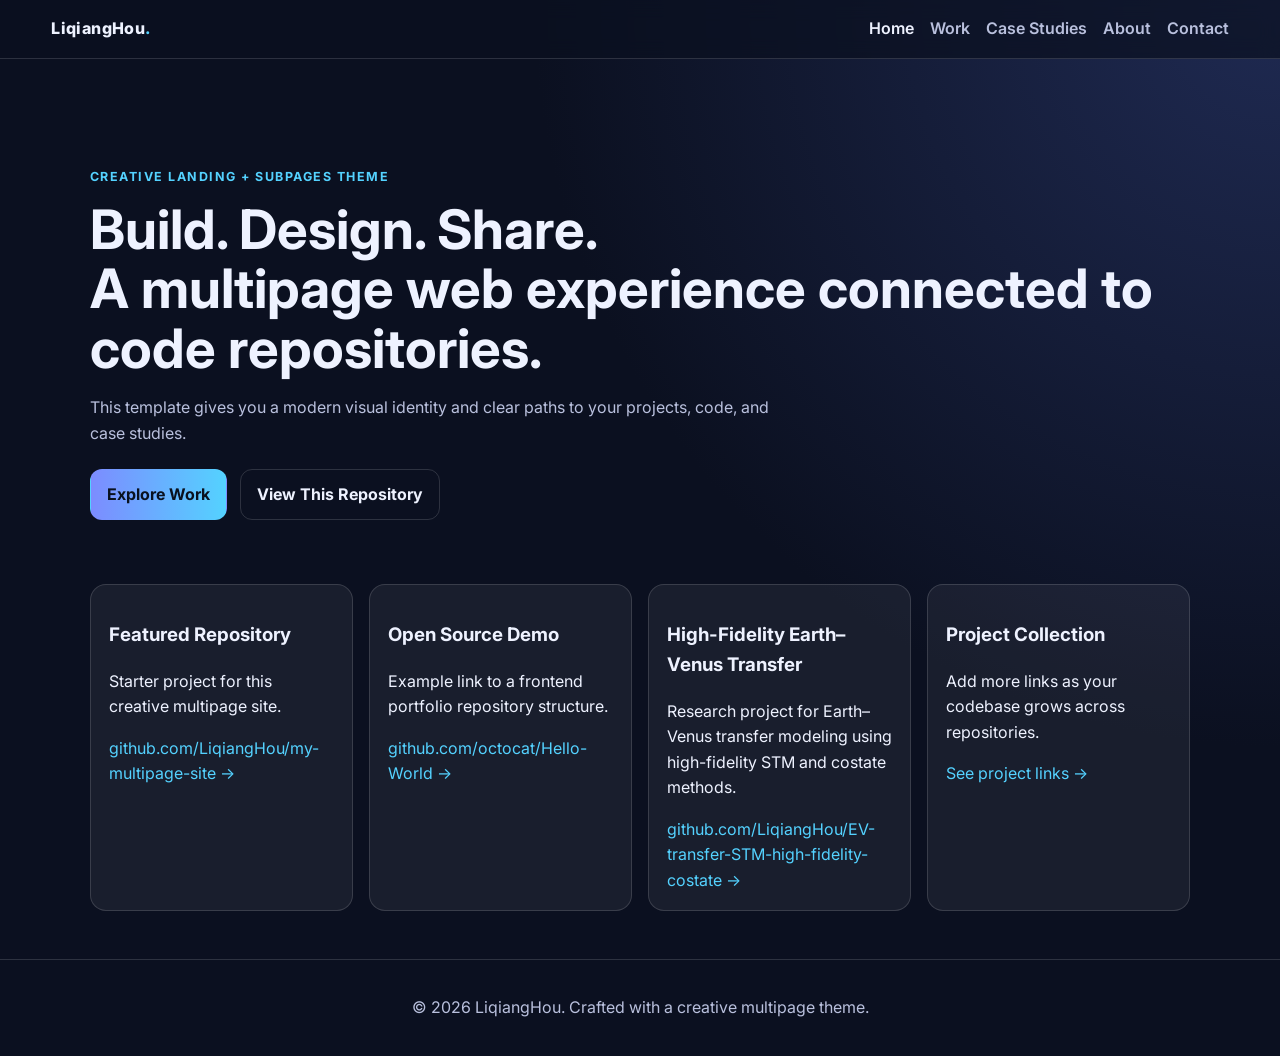
<file: index.html>
<!DOCTYPE html>
<html lang="en">
<head>
  <meta charset="UTF-8" />
  <meta name="viewport" content="width=device-width, initial-scale=1.0" />
  <title>Creative Landing | My Multipage Site</title>
  <meta name="description" content="A creative multipage website with project showcases and repository links." />
  <link rel="preconnect" href="https://fonts.googleapis.com">
  <link rel="preconnect" href="https://fonts.gstatic.com" crossorigin>
  <link href="https://fonts.googleapis.com/css2?family=Inter:wght@400;600;700;800&display=swap" rel="stylesheet">
  <link rel="stylesheet" href="assets/css/style.css" />
</head>
<body>
  <header class="site-header">
    <a class="brand" href="index.html">LiqiangHou<span>.</span></a>
    <button class="menu-toggle" aria-label="Toggle menu" id="menuToggle">☰</button>
    <nav id="mainNav" class="nav">
      <a href="index.html" class="active">Home</a>
      <a href="work.html">Work</a>
      <a href="case-studies.html">Case Studies</a>
      <a href="about.html">About</a>
      <a href="contact.html">Contact</a>
    </nav>
  </header>

  <main>
    <section class="hero container">
      <p class="eyebrow">Creative Landing + Subpages Theme</p>
      <h1>Build. Design. Share.<br/>A multipage web experience connected to code repositories.</h1>
      <p class="hero-text">This template gives you a modern visual identity and clear paths to your projects, code, and case studies.</p>
      <div class="hero-actions">
        <a class="btn btn-primary" href="work.html">Explore Work</a>
        <a class="btn btn-outline" href="https://github.com/LiqiangHou/my-multipage-site" target="_blank" rel="noopener">View This Repository</a>
      </div>
    </section>

    <section class="container highlights">
      <article class="card">
        <h3>Featured Repository</h3>
        <p>Starter project for this creative multipage site.</p>
        <a href="https://github.com/LiqiangHou/my-multipage-site" target="_blank" rel="noopener">github.com/LiqiangHou/my-multipage-site →</a>
      </article>
      <article class="card">
        <h3>Open Source Demo</h3>
        <p>Example link to a frontend portfolio repository structure.</p>
        <a href="https://github.com/octocat/Hello-World" target="_blank" rel="noopener">github.com/octocat/Hello-World →</a>
      </article>
      <article class="card">
        <h3>High-Fidelity Earth–Venus Transfer</h3>
        <p>Research project for Earth–Venus transfer modeling using high-fidelity STM and costate methods.</p>
        <a href="https://github.com/LiqiangHou/EV-transfer-STM-high-fidelity-costate" target="_blank" rel="noopener">github.com/LiqiangHou/EV-transfer-STM-high-fidelity-costate →</a>
      </article>
      <article class="card">
        <h3>Project Collection</h3>
        <p>Add more links as your codebase grows across repositories.</p>
        <a href="work.html">See project links →</a>
      </article>
    </section>
  </main>

  <footer class="site-footer">
    <p>© 2026 LiqiangHou. Crafted with a creative multipage theme.</p>
  </footer>

  <script src="assets/js/main.js"></script>
</body>
</html>
</file>
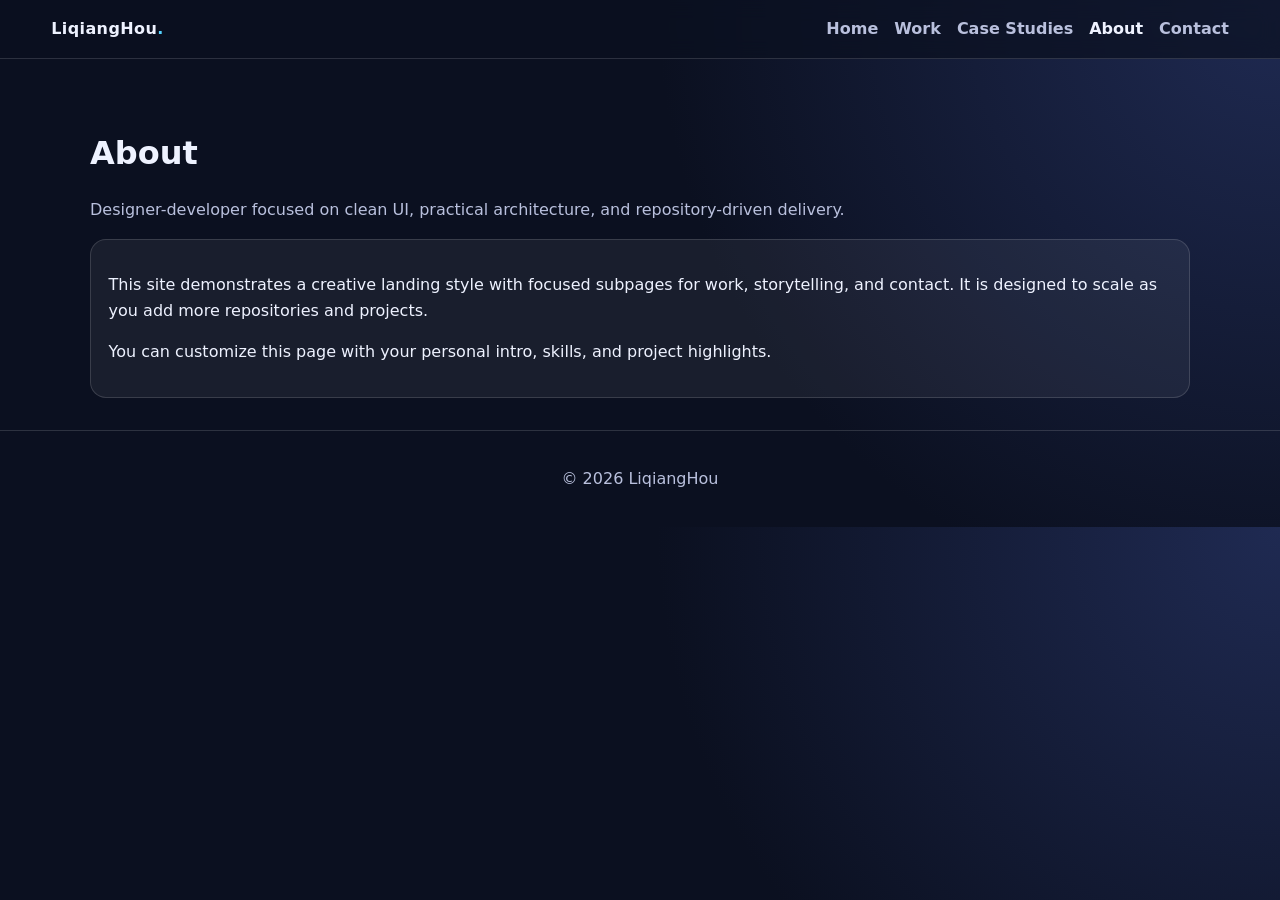
<file: about.html>
<!DOCTYPE html>
<html lang="en">
<head>
  <meta charset="UTF-8" />
  <meta name="viewport" content="width=device-width, initial-scale=1.0" />
  <title>About | My Multipage Site</title>
  <link rel="stylesheet" href="assets/css/style.css" />
</head>
<body>
  <header class="site-header">
    <a class="brand" href="index.html">LiqiangHou<span>.</span></a>
    <button class="menu-toggle" aria-label="Toggle menu" id="menuToggle">☰</button>
    <nav id="mainNav" class="nav">
      <a href="index.html">Home</a>
      <a href="work.html">Work</a>
      <a href="case-studies.html">Case Studies</a>
      <a href="about.html" class="active">About</a>
      <a href="contact.html">Contact</a>
    </nav>
  </header>

  <main class="container page-section">
    <h1>About</h1>
    <p class="subtitle">Designer-developer focused on clean UI, practical architecture, and repository-driven delivery.</p>

    <div class="card">
      <p>This site demonstrates a creative landing style with focused subpages for work, storytelling, and contact. It is designed to scale as you add more repositories and projects.</p>
      <p>You can customize this page with your personal intro, skills, and project highlights.</p>
    </div>
  </main>

  <footer class="site-footer">
    <p>© 2026 LiqiangHou</p>
  </footer>

  <script src="assets/js/main.js"></script>
</body>
</html>
</file>
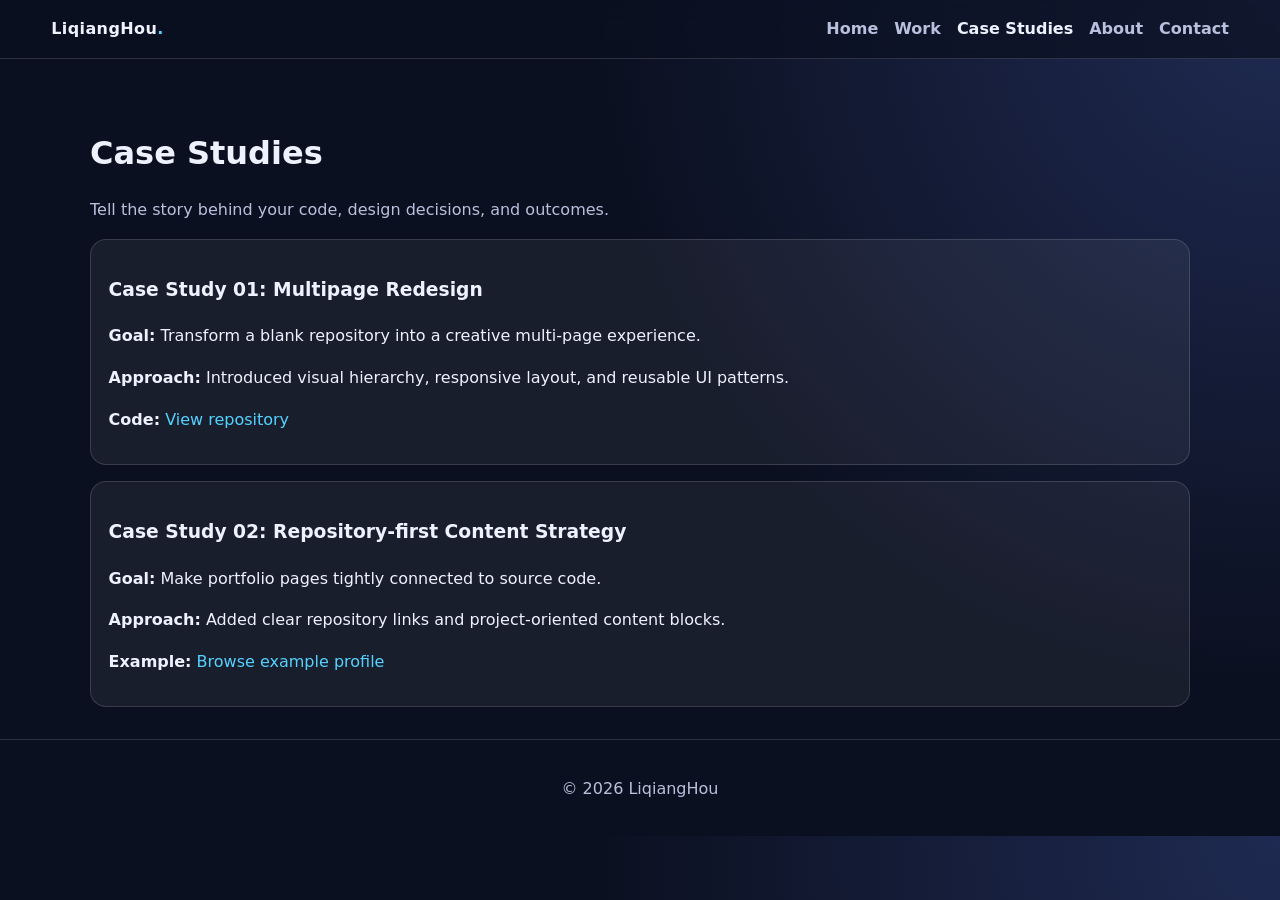
<file: case-studies.html>
<!DOCTYPE html>
<html lang="en">
<head>
  <meta charset="UTF-8" />
  <meta name="viewport" content="width=device-width, initial-scale=1.0" />
  <title>Case Studies | My Multipage Site</title>
  <link rel="stylesheet" href="assets/css/style.css" />
</head>
<body>
  <header class="site-header">
    <a class="brand" href="index.html">LiqiangHou<span>.</span></a>
    <button class="menu-toggle" aria-label="Toggle menu" id="menuToggle">☰</button>
    <nav id="mainNav" class="nav">
      <a href="index.html">Home</a>
      <a href="work.html">Work</a>
      <a href="case-studies.html" class="active">Case Studies</a>
      <a href="about.html">About</a>
      <a href="contact.html">Contact</a>
    </nav>
  </header>

  <main class="container page-section">
    <h1>Case Studies</h1>
    <p class="subtitle">Tell the story behind your code, design decisions, and outcomes.</p>

    <section class="stack">
      <article class="card">
        <h3>Case Study 01: Multipage Redesign</h3>
        <p><strong>Goal:</strong> Transform a blank repository into a creative multi-page experience.</p>
        <p><strong>Approach:</strong> Introduced visual hierarchy, responsive layout, and reusable UI patterns.</p>
        <p><strong>Code:</strong> <a href="https://github.com/LiqiangHou/my-multipage-site" target="_blank" rel="noopener">View repository</a></p>
      </article>

      <article class="card">
        <h3>Case Study 02: Repository-first Content Strategy</h3>
        <p><strong>Goal:</strong> Make portfolio pages tightly connected to source code.</p>
        <p><strong>Approach:</strong> Added clear repository links and project-oriented content blocks.</p>
        <p><strong>Example:</strong> <a href="https://github.com/octocat" target="_blank" rel="noopener">Browse example profile</a></p>
      </article>
    </section>
  </main>

  <footer class="site-footer">
    <p>© 2026 LiqiangHou</p>
  </footer>

  <script src="assets/js/main.js"></script>
</body>
</html>
</file>
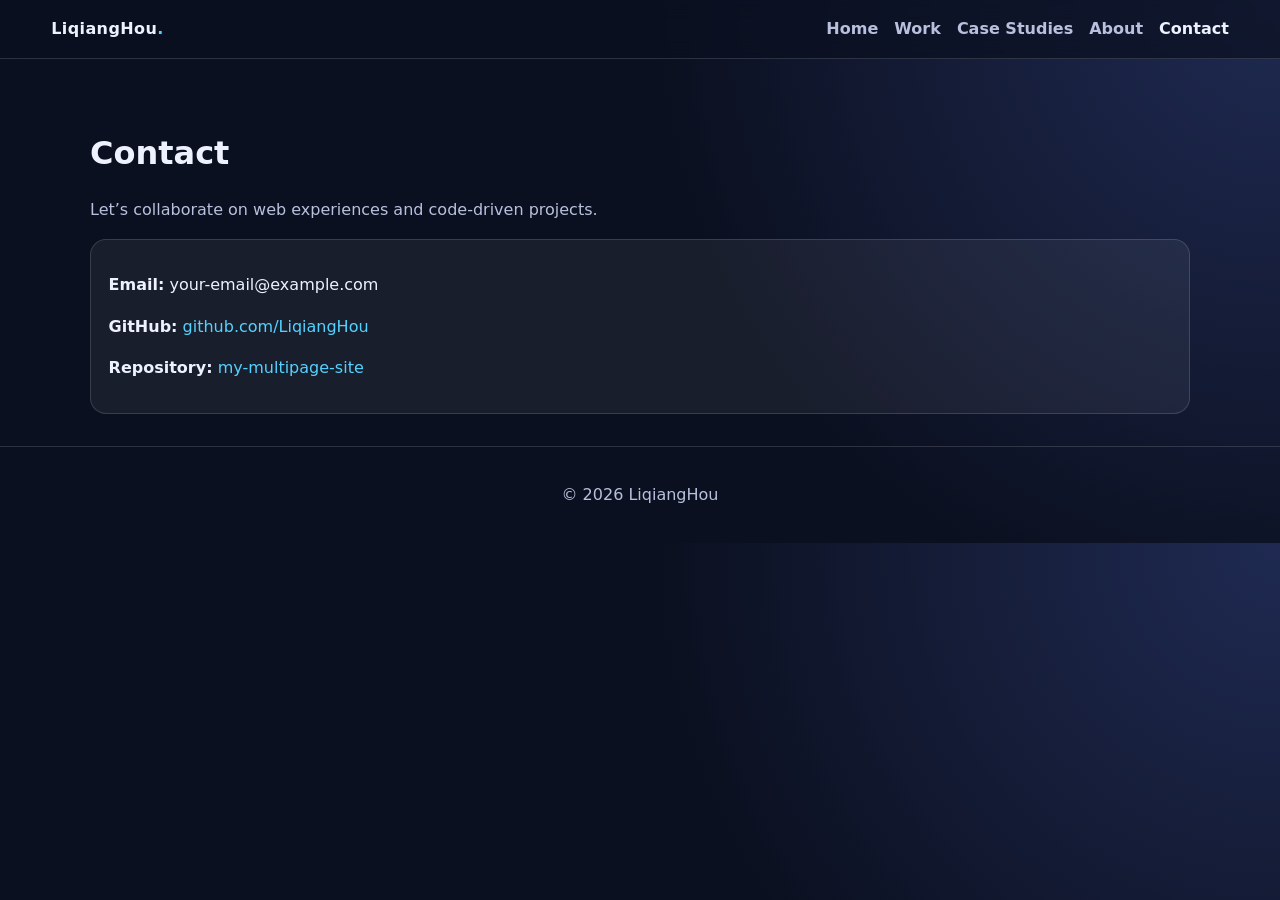
<file: contact.html>
<!DOCTYPE html>
<html lang="en">
<head>
  <meta charset="UTF-8" />
  <meta name="viewport" content="width=device-width, initial-scale=1.0" />
  <title>Contact | My Multipage Site</title>
  <link rel="stylesheet" href="assets/css/style.css" />
</head>
<body>
  <header class="site-header">
    <a class="brand" href="index.html">LiqiangHou<span>.</span></a>
    <button class="menu-toggle" aria-label="Toggle menu" id="menuToggle">☰</button>
    <nav id="mainNav" class="nav">
      <a href="index.html">Home</a>
      <a href="work.html">Work</a>
      <a href="case-studies.html">Case Studies</a>
      <a href="about.html">About</a>
      <a href="contact.html" class="active">Contact</a>
    </nav>
  </header>

  <main class="container page-section">
    <h1>Contact</h1>
    <p class="subtitle">Let’s collaborate on web experiences and code-driven projects.</p>

    <div class="card">
      <p><strong>Email:</strong> your-email@example.com</p>
      <p><strong>GitHub:</strong> <a href="https://github.com/LiqiangHou" target="_blank" rel="noopener">github.com/LiqiangHou</a></p>
      <p><strong>Repository:</strong> <a href="https://github.com/LiqiangHou/my-multipage-site" target="_blank" rel="noopener">my-multipage-site</a></p>
    </div>
  </main>

  <footer class="site-footer">
    <p>© 2026 LiqiangHou</p>
  </footer>

  <script src="assets/js/main.js"></script>
</body>
</html>
</file>
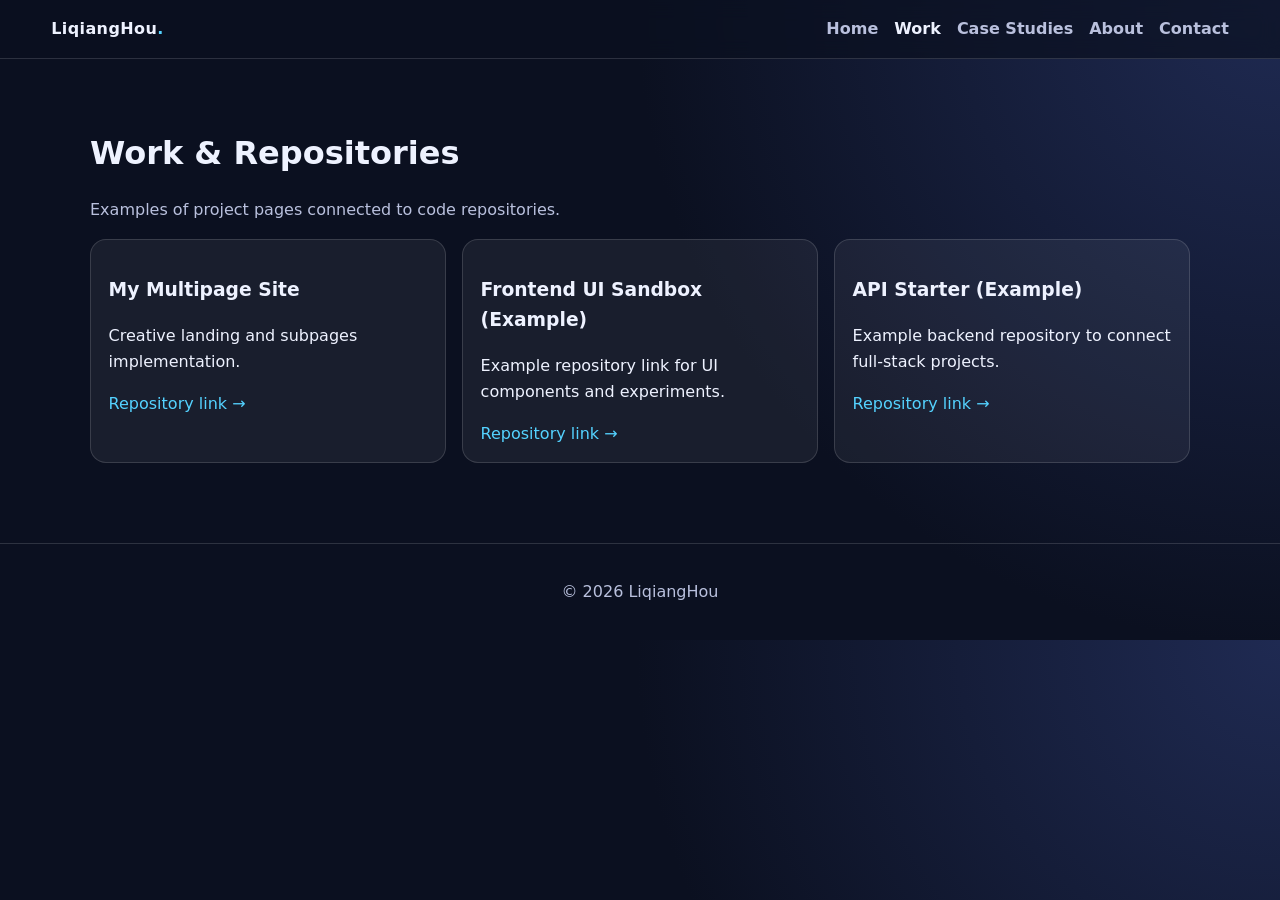
<file: work.html>
<!DOCTYPE html>
<html lang="en">
<head>
  <meta charset="UTF-8" />
  <meta name="viewport" content="width=device-width, initial-scale=1.0" />
  <title>Work | My Multipage Site</title>
  <link rel="stylesheet" href="assets/css/style.css" />
</head>
<body>
  <header class="site-header">
    <a class="brand" href="index.html">LiqiangHou<span>.</span></a>
    <button class="menu-toggle" aria-label="Toggle menu" id="menuToggle">☰</button>
    <nav id="mainNav" class="nav">
      <a href="index.html">Home</a>
      <a href="work.html" class="active">Work</a>
      <a href="case-studies.html">Case Studies</a>
      <a href="about.html">About</a>
      <a href="contact.html">Contact</a>
    </nav>
  </header>

  <main class="container page-section">
    <h1>Work & Repositories</h1>
    <p class="subtitle">Examples of project pages connected to code repositories.</p>

    <div class="grid">
      <article class="card">
        <h3>My Multipage Site</h3>
        <p>Creative landing and subpages implementation.</p>
        <a href="https://github.com/LiqiangHou/my-multipage-site" target="_blank" rel="noopener">Repository link →</a>
      </article>

      <article class="card">
        <h3>Frontend UI Sandbox (Example)</h3>
        <p>Example repository link for UI components and experiments.</p>
        <a href="https://github.com/octocat/Spoon-Knife" target="_blank" rel="noopener">Repository link →</a>
      </article>

      <article class="card">
        <h3>API Starter (Example)</h3>
        <p>Example backend repository to connect full-stack projects.</p>
        <a href="https://github.com/octocat/Hello-World" target="_blank" rel="noopener">Repository link →</a>
      </article>
    </div>
  </main>

  <footer class="site-footer">
    <p>© 2026 LiqiangHou</p>
  </footer>

  <script src="assets/js/main.js"></script>
</body>
</html>
</file>
<file: assets/css/style.css>
:root {
  --bg: #0b1020;
  --bg-soft: #131a2e;
  --text: #eef2ff;
  --muted: #b9c0dd;
  --primary: #7c8cff;
  --primary-2: #54d2ff;
  --card: rgba(255, 255, 255, 0.06);
  --border: rgba(255, 255, 255, 0.14);
}

* { box-sizing: border-box; }
body {
  margin: 0;
  font-family: Inter, system-ui, -apple-system, Segoe UI, Roboto, Helvetica, Arial, sans-serif;
  background: radial-gradient(circle at top right, #1f2a52 0%, var(--bg) 45%);
  color: var(--text);
  line-height: 1.6;
}

.container {
  width: min(1100px, 92%);
  margin: 0 auto;
}

.site-header {
  position: sticky;
  top: 0;
  z-index: 20;
  display: flex;
  align-items: center;
  justify-content: space-between;
  padding: 1rem 4%;
  backdrop-filter: blur(10px);
  background: rgba(11, 16, 32, 0.7);
  border-bottom: 1px solid var(--border);
}

.brand {
  color: var(--text);
  text-decoration: none;
  font-weight: 800;
  letter-spacing: .4px;
}
.brand span { color: var(--primary-2); }

.nav { display: flex; gap: 1rem; }
.nav a {
  color: var(--muted);
  text-decoration: none;
  font-weight: 600;
}
.nav a.active, .nav a:hover { color: var(--text); }

.menu-toggle {
  display: none;
  background: transparent;
  color: var(--text);
  border: 1px solid var(--border);
  border-radius: .5rem;
  padding: .4rem .6rem;
}

.hero { padding: 6rem 0 4rem; }
.eyebrow {
  color: var(--primary-2);
  text-transform: uppercase;
  letter-spacing: .12em;
  font-size: .78rem;
  font-weight: 700;
}
.hero h1 {
  font-size: clamp(2rem, 5vw, 3.4rem);
  line-height: 1.1;
  margin: .6rem 0 1rem;
}
.hero-text { color: var(--muted); max-width: 700px; }
.hero-actions { display: flex; gap: .8rem; margin-top: 1.4rem; flex-wrap: wrap; }

.btn {
  padding: .75rem 1rem;
  border-radius: .75rem;
  text-decoration: none;
  font-weight: 700;
  border: 1px solid transparent;
}
.btn-primary {
  background: linear-gradient(90deg, var(--primary), var(--primary-2));
  color: #09111f;
}
.btn-outline {
  color: var(--text);
  border-color: var(--border);
}

.highlights, .grid {
  display: grid;
  grid-template-columns: repeat(auto-fit, minmax(220px, 1fr));
  gap: 1rem;
  margin-bottom: 3rem;
}

.card {
  background: var(--card);
  border: 1px solid var(--border);
  border-radius: 1rem;
  padding: 1rem 1.1rem;
}
.card a { color: var(--primary-2); text-decoration: none; }
.card a:hover { text-decoration: underline; }

.page-section { padding: 3rem 0 2rem; }
.subtitle { color: var(--muted); margin-top: -.2rem; }
.stack { display: grid; gap: 1rem; }

.site-footer {
  border-top: 1px solid var(--border);
  color: var(--muted);
  text-align: center;
  padding: 1.2rem 0;
}

@media (max-width: 820px) {
  .menu-toggle { display: inline-block; }
  .nav {
    display: none;
    position: absolute;
    right: 4%;
    top: 68px;
    flex-direction: column;
    background: var(--bg-soft);
    padding: .8rem;
    border: 1px solid var(--border);
    border-radius: .7rem;
    width: min(220px, 72vw);
  }
  .nav.open { display: flex; }
}
</file>
